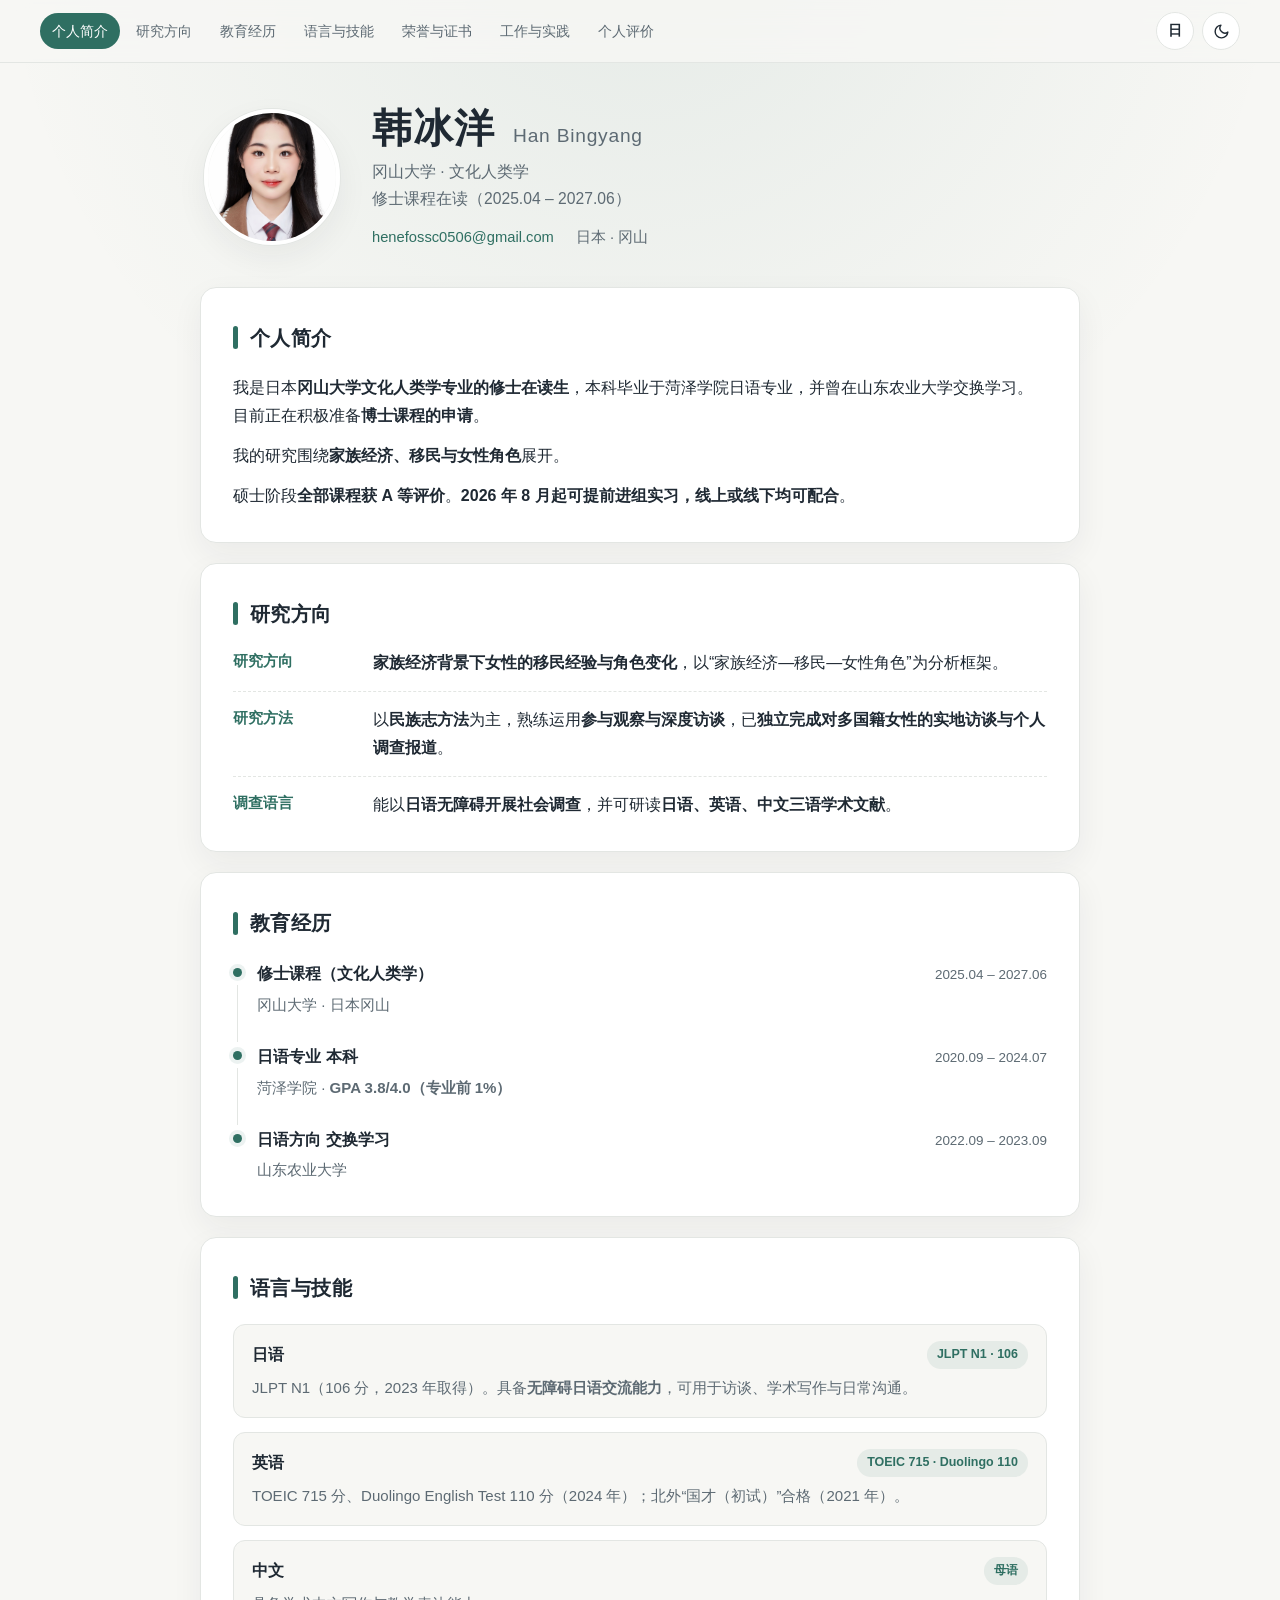
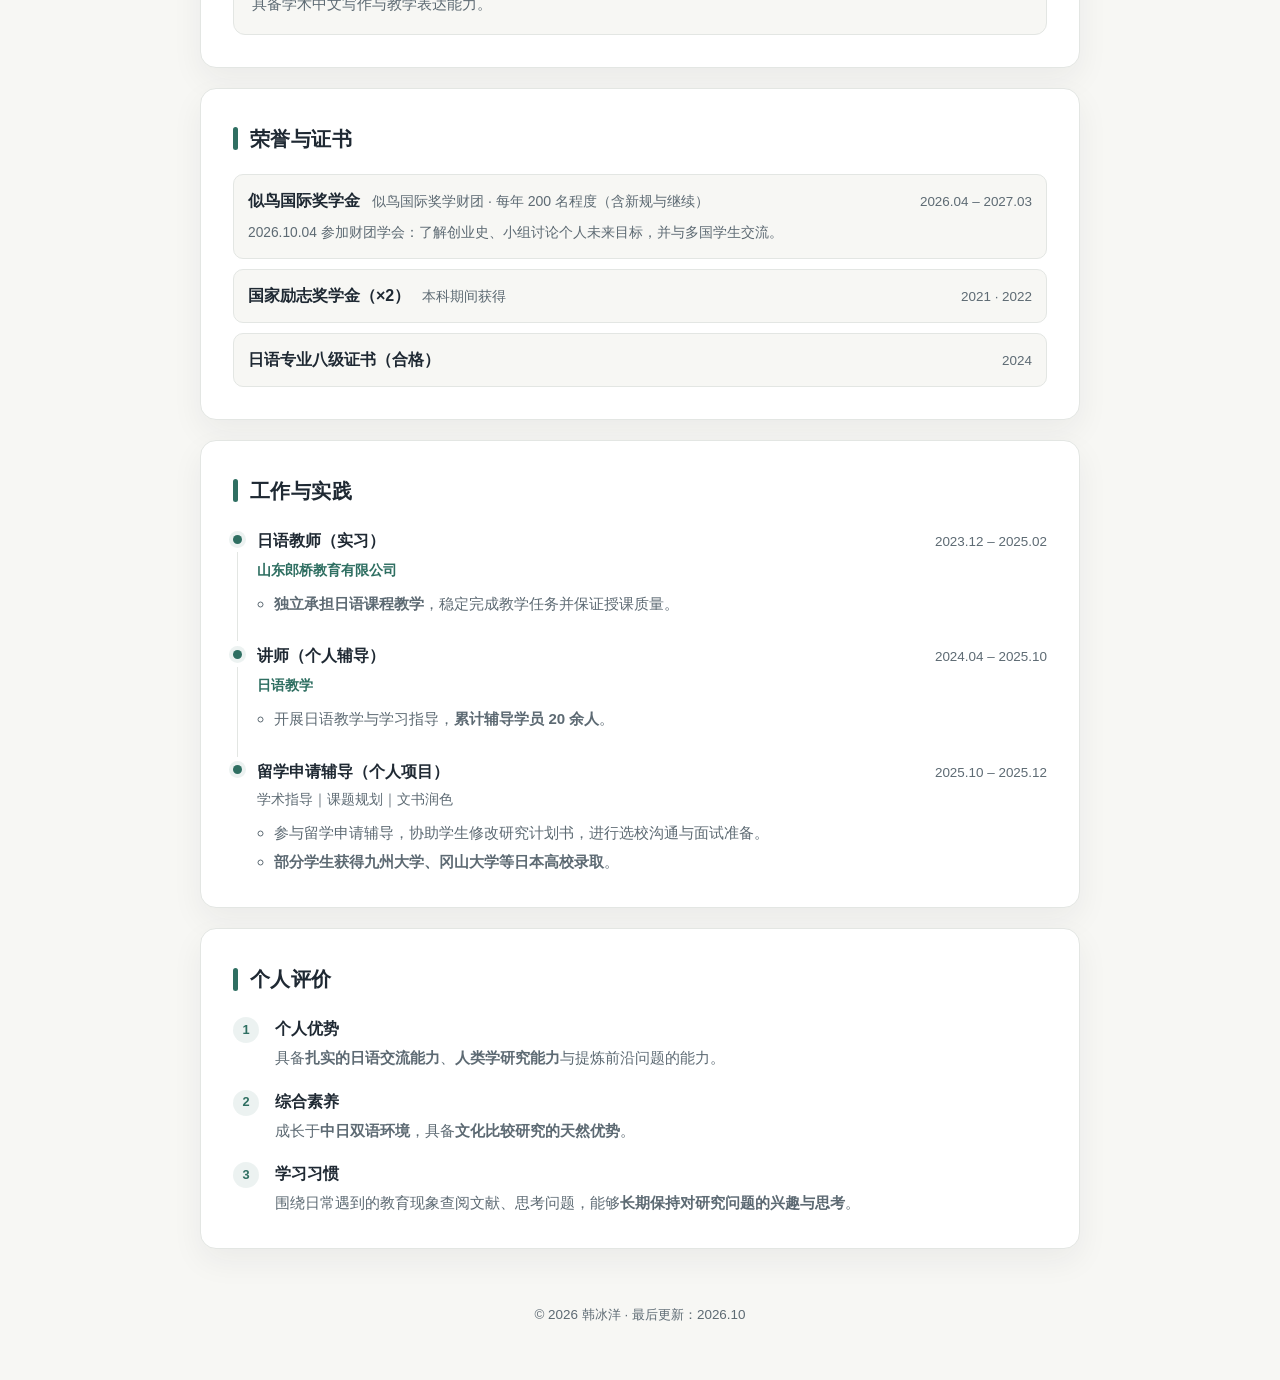
<file: index.html>
<!doctype html>
<html lang="zh">
  <head>
    <meta charset="UTF-8" />
    <meta name="viewport" content="width=device-width, initial-scale=1.0" />
    <meta name="author" content="韩冰洋 (Han Bingyang)" />
    <meta
      name="description"
      content="韩冰洋（Han Bingyang）的个人主页 · 冈山大学文化人类学修士在读 / 岡山大学文化人類学修士課程在学中"
    />
    <title>韩冰洋 · Han Bingyang</title>
    <link rel="icon" type="image/svg+xml" href="assets/images/favicon.svg" />

    <!-- Apply the saved theme before CSS loads to avoid a flash.
         Language is not persisted: the page always opens in Chinese. -->
    <script>
      (function () {
        var saved = localStorage.getItem("theme");
        var prefersDark = window.matchMedia(
          "(prefers-color-scheme: dark)",
        ).matches;
        if (saved === "dark" || (!saved && prefersDark)) {
          document.documentElement.setAttribute("data-theme", "dark");
        }
      })();
    </script>

    <link rel="stylesheet" href="css/style.css" />
  </head>
  <body>
    <!-- Fixed top navigation. Keep the link order the same as the sections below. -->
    <nav class="topnav">
      <div class="nav-links">
        <a href="#about"
          ><span class="zh">个人简介</span><span class="ja">自己紹介</span></a
        >
        <a href="#research"
          ><span class="zh">研究方向</span><span class="ja">研究テーマ</span></a
        >
        <a href="#education"
          ><span class="zh">教育经历</span><span class="ja">学歴</span></a
        >
        <a href="#skills"
          ><span class="zh">语言与技能</span><span class="ja">語学・スキル</span></a
        >
        <a href="#honors"
          ><span class="zh">荣誉与证书</span><span class="ja">受賞・資格</span></a
        >
        <a href="#experience"
          ><span class="zh">工作与实践</span><span class="ja">職務・実務経験</span></a
        >
        <a href="#evaluation"
          ><span class="zh">个人评价</span><span class="ja">自己評価</span></a
        >
      </div>
      <div class="corner-controls">
        <button
          id="lang-toggle"
          class="icon-button"
          aria-label="切换语言 / 言語切替"
          title="中 / 日"
        >
          <span class="lang-zh">中</span>
          <span class="lang-ja">日</span>
        </button>
        <button
          id="theme-toggle"
          class="icon-button"
          aria-label="切换深色模式 / ダークモード切替"
          title="Light / Dark"
        >
          <svg
            class="icon-moon"
            viewBox="0 0 24 24"
            fill="none"
            stroke="currentColor"
            stroke-width="2"
            stroke-linecap="round"
            stroke-linejoin="round"
            aria-hidden="true"
          >
            <path d="M21 12.79A9 9 0 1 1 11.21 3 7 7 0 0 0 21 12.79z" />
          </svg>
          <svg
            class="icon-sun"
            viewBox="0 0 24 24"
            fill="none"
            stroke="currentColor"
            stroke-width="2"
            stroke-linecap="round"
            stroke-linejoin="round"
            aria-hidden="true"
          >
            <circle cx="12" cy="12" r="5" />
            <line x1="12" y1="1" x2="12" y2="3" />
            <line x1="12" y1="21" x2="12" y2="23" />
            <line x1="4.22" y1="4.22" x2="5.64" y2="5.64" />
            <line x1="18.36" y1="18.36" x2="19.78" y2="19.78" />
            <line x1="1" y1="12" x2="3" y2="12" />
            <line x1="21" y1="12" x2="23" y2="12" />
            <line x1="4.22" y1="19.78" x2="5.64" y2="18.36" />
            <line x1="18.36" y1="5.64" x2="19.78" y2="4.22" />
          </svg>
        </button>
      </div>
    </nav>

    <div class="container">
      <!-- ============================ Profile header ============================ -->
      <header class="profile">
        <!-- Profile photo: replace assets/images/avatar.jpg to update -->
        <img
          class="avatar"
          src="assets/images/avatar.jpg"
          alt="韩冰洋 Han Bingyang"
        />

        <div class="profile-info">
          <h1 class="name">
            <span class="zh">韩冰洋</span><span class="ja">韓冰洋</span>
            <span class="name-latin">Han Bingyang</span>
          </h1>
          <p class="affiliation">
            <span class="zh"
              >冈山大学 · 文化人类学<br />修士课程在读（2025.04 –
              2027.06）</span
            >
            <span class="ja"
              >岡山大学 · 文化人類学<br />修士課程在学中（2025.04 –
              2027.06）</span
            >
          </p>
          <ul class="contact">
            <li>
              <a href="mailto:henefossc0506@gmail.com"
                >henefossc0506@gmail.com</a
              >
            </li>
            <li>
              <span class="zh">日本 · 冈山</span
              ><span class="ja">日本・岡山</span>
            </li>
          </ul>
        </div>
      </header>

      <!-- =============================== Sections ===============================
        Each section is a shell; content lives in sections/*.html and is loaded
        by js/main.js. To edit a section, edit its file under sections/. -->
      <main>
        <section id="about" data-include="sections/about.html"></section>
        <section id="research" data-include="sections/research.html"></section>
        <section
          id="education"
          data-include="sections/education.html"
        ></section>
        <section id="skills" data-include="sections/skills.html"></section>
        <section id="honors" data-include="sections/honors.html"></section>
        <section
          id="experience"
          data-include="sections/experience.html"
        ></section>
        <section
          id="evaluation"
          data-include="sections/evaluation.html"
        ></section>
      </main>

      <footer>
        <p>
          <span class="zh">© 2026 韩冰洋 · 最后更新：2026.10</span>
          <span class="ja">© 2026 韓冰洋 · 最終更新：2026.10</span>
        </p>
      </footer>
    </div>

    <script src="js/main.js"></script>
  </body>
</html>
</file>
<file: css/style.css>
/* ==========================================================================
   style.css — 韩冰洋 / Han Bingyang personal homepage
   0. Variables & base
   1. Top navigation
   2. Profile header
   3. Section cards & headings
   4. Research detail list
   5. Skills
   6. Timeline (education & experience)
   7. Honors
   8. Evaluation
   9. Footer
   10. Language & theme switching
   11. Responsive
   12. Print
   ========================================================================== */

/* ---- 0. Variables & base ------------------------------------------------- */
:root {
  --color-accent: #2f6f62;
  --color-accent-contrast: #ffffff;
  --color-accent-soft: rgba(47, 111, 98, 0.09);
  --color-bg: #f7f7f4;
  --color-surface: #ffffff;
  --color-text: #1f2933;
  --color-text-secondary: #5d6a73;
  --color-border: #e3e6e3;
  --color-nav-bg: rgba(247, 247, 244, 0.82);
  --shadow: 0 12px 32px rgba(31, 41, 51, 0.06);
  --radius: 16px;
  --font-sans: -apple-system, BlinkMacSystemFont, "Segoe UI", "PingFang SC",
    "Hiragino Sans", "Yu Gothic", "Noto Sans SC", "Microsoft YaHei", sans-serif;
}

[data-theme="dark"] {
  --color-accent: #7cc3b4;
  --color-accent-contrast: #10201c;
  --color-accent-soft: rgba(124, 195, 180, 0.12);
  --color-bg: #0f1417;
  --color-surface: #161d21;
  --color-text: #e8ebed;
  --color-text-secondary: #9aa6ae;
  --color-border: #263038;
  --color-nav-bg: rgba(15, 20, 23, 0.82);
  --shadow: 0 12px 32px rgba(0, 0, 0, 0.3);
}

*,
*::before,
*::after {
  box-sizing: border-box;
}

html {
  scroll-behavior: smooth;
}

body {
  margin: 0;
  font-family: var(--font-sans);
  line-height: 1.75;
  color: var(--color-text);
  background:
    radial-gradient(
      circle at 50% -10%,
      var(--color-accent-soft),
      transparent 55%
    ),
    var(--color-bg);
  background-attachment: fixed;
  -webkit-font-smoothing: antialiased;
}

a {
  color: var(--color-accent);
  text-decoration: none;
}

a:hover {
  text-decoration: underline;
}

img {
  max-width: 100%;
}

::selection {
  background: var(--color-accent);
  color: var(--color-accent-contrast);
}

/* ---- 1. Top navigation --------------------------------------------------- */
.topnav {
  position: fixed;
  inset: 0 0 auto;
  z-index: 100;
  display: flex;
  align-items: center;
  justify-content: space-between;
  gap: 16px;
  padding: 12px clamp(16px, 4vw, 40px);
  border-bottom: 1px solid var(--color-border);
  background: var(--color-nav-bg);
  -webkit-backdrop-filter: blur(14px);
  backdrop-filter: blur(14px);
}

.nav-links {
  display: flex;
  flex: 1 1 auto;
  gap: 4px;
  min-width: 0;
  overflow-x: auto;
  scrollbar-width: none;
}

.nav-links::-webkit-scrollbar {
  display: none;
}

.nav-links a {
  flex: 0 0 auto;
  padding: 6px 12px;
  border-radius: 999px;
  color: var(--color-text-secondary);
  font-size: 0.88rem;
  white-space: nowrap;
  transition:
    background 0.2s,
    color 0.2s;
}

.nav-links a:hover {
  background: var(--color-accent-soft);
  color: var(--color-accent);
  text-decoration: none;
}

.nav-links a.active {
  background: var(--color-accent);
  color: var(--color-accent-contrast);
}

.corner-controls {
  display: flex;
  flex: 0 0 auto;
  gap: 8px;
}

.icon-button {
  display: inline-flex;
  align-items: center;
  justify-content: center;
  width: 38px;
  height: 38px;
  padding: 0;
  border: 1px solid var(--color-border);
  border-radius: 50%;
  background: var(--color-surface);
  color: var(--color-text);
  font: inherit;
  font-size: 0.85rem;
  font-weight: 600;
  cursor: pointer;
  transition:
    transform 0.15s,
    border-color 0.2s,
    color 0.2s;
}

.icon-button:hover {
  border-color: var(--color-accent);
  color: var(--color-accent);
  transform: translateY(-1px);
}

.icon-button svg {
  width: 17px;
  height: 17px;
}

.icon-button:focus-visible,
.nav-links a:focus-visible {
  outline: 2px solid var(--color-accent);
  outline-offset: 2px;
}

/* ---- 2. Profile header --------------------------------------------------- */
.container {
  width: min(100% - 40px, 880px);
  margin: 0 auto;
  padding-top: 96px;
}

.profile {
  display: flex;
  align-items: center;
  gap: 32px;
  padding: 8px 4px 0;
}

.avatar {
  flex: 0 0 auto;
  width: 136px;
  height: 136px;
  border: 4px solid var(--color-surface);
  border-radius: 50%;
  background: var(--color-accent-soft);
  box-shadow:
    0 0 0 1px var(--color-border),
    var(--shadow);
  object-fit: cover;
}

.profile-info {
  min-width: 0;
}

.name {
  margin: 0 0 6px;
  font-size: clamp(1.9rem, 4vw, 2.5rem);
  line-height: 1.2;
  letter-spacing: 0.02em;
}

.name-latin {
  margin-left: 0.35em;
  color: var(--color-text-secondary);
  font-size: 0.48em;
  font-weight: 500;
  letter-spacing: 0.04em;
}

.affiliation {
  margin: 0 0 12px;
  color: var(--color-text-secondary);
  font-size: 0.98rem;
}

.contact {
  display: flex;
  flex-wrap: wrap;
  gap: 6px 22px;
  margin: 0;
  padding: 0;
  list-style: none;
  font-size: 0.92rem;
}

.contact li {
  display: flex;
  align-items: center;
  gap: 8px;
  color: var(--color-text-secondary);
}

/* ---- 3. Section cards & headings ---------------------------------------- */
main {
  margin-top: 36px;
}

section {
  margin-bottom: 20px;
  padding: clamp(22px, 4vw, 32px);
  border: 1px solid var(--color-border);
  border-radius: var(--radius);
  background: var(--color-surface);
  box-shadow: var(--shadow);
  scroll-margin-top: 92px;
}

section h2 {
  display: flex;
  align-items: center;
  gap: 12px;
  margin: 0 0 18px;
  font-size: 1.28rem;
  letter-spacing: 0.02em;
}

section h2::before {
  content: "";
  flex: 0 0 auto;
  width: 5px;
  height: 1.1em;
  border-radius: 999px;
  background: var(--color-accent);
}

section h3 {
  margin: 0;
  font-size: 1.02rem;
}

section p {
  margin: 0 0 12px;
}

section p:last-child {
  margin-bottom: 0;
}

section ul,
section ol {
  margin: 0;
  padding-left: 1.2em;
}

.load-error {
  color: var(--color-text-secondary);
  font-size: 0.92rem;
}

.load-error code {
  padding: 2px 6px;
  border-radius: 6px;
  background: var(--color-accent-soft);
  font-size: 0.86em;
}

/* ---- 4. Research detail list -------------------------------------------- */
.detail-list {
  display: grid;
  gap: 14px;
  margin: 0;
  padding: 0;
  list-style: none;
}

.detail-list li {
  display: grid;
  grid-template-columns: 124px 1fr;
  gap: 16px;
  padding-bottom: 14px;
  border-bottom: 1px dashed var(--color-border);
}

.detail-list li:last-child {
  padding-bottom: 0;
  border-bottom: 0;
}

.detail-list .label {
  color: var(--color-accent);
  font-size: 0.92rem;
  font-weight: 600;
}

/* ---- 5. Skills ---------------------------------------------------------- */
.skill-list {
  display: grid;
  gap: 14px;
  margin: 0;
  padding: 0;
  list-style: none;
}

.skill-list > li {
  padding: 16px 18px;
  border: 1px solid var(--color-border);
  border-radius: 12px;
  background: var(--color-bg);
}

.skill-head {
  display: flex;
  align-items: center;
  justify-content: space-between;
  gap: 12px;
  margin-bottom: 6px;
}

.skill-head h3 {
  font-size: 1rem;
}

.skill-tag {
  flex: 0 0 auto;
  padding: 3px 10px;
  border-radius: 999px;
  background: var(--color-accent-soft);
  color: var(--color-accent);
  font-size: 0.78rem;
  font-weight: 600;
  white-space: nowrap;
}

.skill-list p {
  margin: 0;
  color: var(--color-text-secondary);
  font-size: 0.94rem;
}

/* ---- 6. Timeline (education & experience) ------------------------------- */
.timeline {
  display: grid;
  gap: 24px;
  margin: 0;
  padding: 0;
  list-style: none;
}

.timeline > li {
  position: relative;
  padding-left: 24px;
}

.timeline > li::before {
  content: "";
  position: absolute;
  top: 0.55em;
  left: 0;
  width: 9px;
  height: 9px;
  border-radius: 50%;
  background: var(--color-accent);
  box-shadow: 0 0 0 4px var(--color-accent-soft);
}

.timeline > li::after {
  content: "";
  position: absolute;
  top: calc(0.55em + 17px);
  bottom: -24px;
  left: 4px;
  width: 1px;
  background: var(--color-border);
}

.timeline > li:last-child::after {
  display: none;
}

.edu-head,
.exp-head {
  display: flex;
  align-items: baseline;
  justify-content: space-between;
  gap: 16px;
}

.edu-date,
.exp-date {
  flex: 0 0 auto;
  color: var(--color-text-secondary);
  font-size: 0.84rem;
  font-variant-numeric: tabular-nums;
  white-space: nowrap;
}

.timeline p {
  margin: 4px 0 0;
  color: var(--color-text-secondary);
  font-size: 0.94rem;
}

.timeline p.exp-org {
  margin-top: 3px;
  color: var(--color-accent);
  font-size: 0.9rem;
  font-weight: 600;
}

.timeline p.exp-role {
  margin-top: 2px;
  color: var(--color-text-secondary);
  font-size: 0.88rem;
}

.exp-item ul {
  margin: 8px 0 0;
  padding-left: 1.15em;
  color: var(--color-text-secondary);
  font-size: 0.94rem;
}

.exp-item ul li + li {
  margin-top: 3px;
}

/* ---- 7. Honors ---------------------------------------------------------- */
.honor-list {
  display: grid;
  gap: 10px;
  margin: 0;
  padding: 0;
  list-style: none;
}

.honor-list li {
  display: flex;
  flex-wrap: wrap;
  align-items: baseline;
  gap: 4px 12px;
  padding: 12px 14px;
  border: 1px solid var(--color-border);
  border-radius: 10px;
  background: var(--color-bg);
}

.honor-name {
  font-weight: 600;
}

.honor-grantor {
  color: var(--color-text-secondary);
  font-size: 0.88rem;
}

.honor-date {
  margin-left: auto;
  color: var(--color-text-secondary);
  font-size: 0.84rem;
  white-space: nowrap;
}

.honor-note {
  flex-basis: 100%;
  margin-top: 2px;
  color: var(--color-text-secondary);
  font-size: 0.86rem;
}

/* ---- 8. Evaluation ------------------------------------------------------ */
.eval-list {
  display: grid;
  gap: 16px;
  margin: 0;
  padding: 0;
  list-style: none;
  counter-reset: eval;
}

.eval-list > li {
  position: relative;
  padding-left: 42px;
  counter-increment: eval;
}

.eval-list > li::before {
  content: counter(eval);
  position: absolute;
  top: 2px;
  left: 0;
  display: flex;
  align-items: center;
  justify-content: center;
  width: 26px;
  height: 26px;
  border-radius: 50%;
  background: var(--color-accent-soft);
  color: var(--color-accent);
  font-size: 0.8rem;
  font-weight: 700;
}

.eval-label {
  display: block;
  margin-bottom: 2px;
  font-weight: 600;
}

.eval-list p {
  margin: 0;
  color: var(--color-text-secondary);
  font-size: 0.94rem;
}

/* ---- 9. Footer ---------------------------------------------------------- */
footer {
  padding: 20px 0 40px;
  color: var(--color-text-secondary);
  font-size: 0.84rem;
  text-align: center;
}

/* ---- 10. Language & theme switching ------------------------------------- */
/* Chinese is the default. Japanese shows only when data-lang="ja". */
.ja {
  display: none;
}

[data-lang="ja"] .zh {
  display: none;
}

[data-lang="ja"] .ja {
  display: inline;
}

/* The language button shows the language you can switch to. */
#lang-toggle .lang-zh {
  display: none;
}

#lang-toggle .lang-ja {
  display: inline;
}

[data-lang="ja"] #lang-toggle .lang-zh {
  display: inline;
}

[data-lang="ja"] #lang-toggle .lang-ja {
  display: none;
}

/* The theme button shows the mode you can switch to. */
#theme-toggle .icon-sun {
  display: none;
}

[data-theme="dark"] #theme-toggle .icon-moon {
  display: none;
}

[data-theme="dark"] #theme-toggle .icon-sun {
  display: inline;
}

/* ---- 11. Responsive ----------------------------------------------------- */
@media (max-width: 720px) {
  .container {
    width: calc(100% - 32px);
    padding-top: 84px;
  }

  .nav-links a {
    padding: 5px 9px;
    font-size: 0.82rem;
  }

  .profile {
    flex-direction: column;
    align-items: flex-start;
    gap: 18px;
  }

  .avatar {
    width: 104px;
    height: 104px;
  }

  section {
    padding: 20px 18px;
  }

  .detail-list li {
    grid-template-columns: 1fr;
    gap: 2px;
  }

  .edu-head,
  .exp-head {
    flex-direction: column;
    gap: 2px;
  }

  .honor-date {
    margin-left: 0;
  }
}

@media (max-width: 480px) {
  .corner-controls .icon-button {
    width: 34px;
    height: 34px;
  }

  .nav-links a {
    padding: 5px 7px;
    font-size: 0.8rem;
  }
}

/* ---- 12. Print ---------------------------------------------------------- */
@media print {
  :root {
    --color-bg: #ffffff;
    --color-surface: #ffffff;
    --color-text: #000000;
    --color-text-secondary: #333333;
    --color-border: #bbbbbb;
    --color-accent: #1f4d43;
    --color-accent-soft: #eef3f1;
    --shadow: none;
  }

  body {
    background: #ffffff;
  }

  .topnav,
  footer {
    display: none !important;
  }

  .container {
    width: 100%;
    padding-top: 0;
  }

  .profile {
    padding: 0 0 10px;
  }

  section {
    margin-bottom: 0;
    padding: 14px 0;
    border: 0;
    border-bottom: 1px solid var(--color-border);
    border-radius: 0;
    box-shadow: none;
    break-inside: avoid;
  }

  a {
    color: inherit;
    text-decoration: none;
  }
}
</file>
